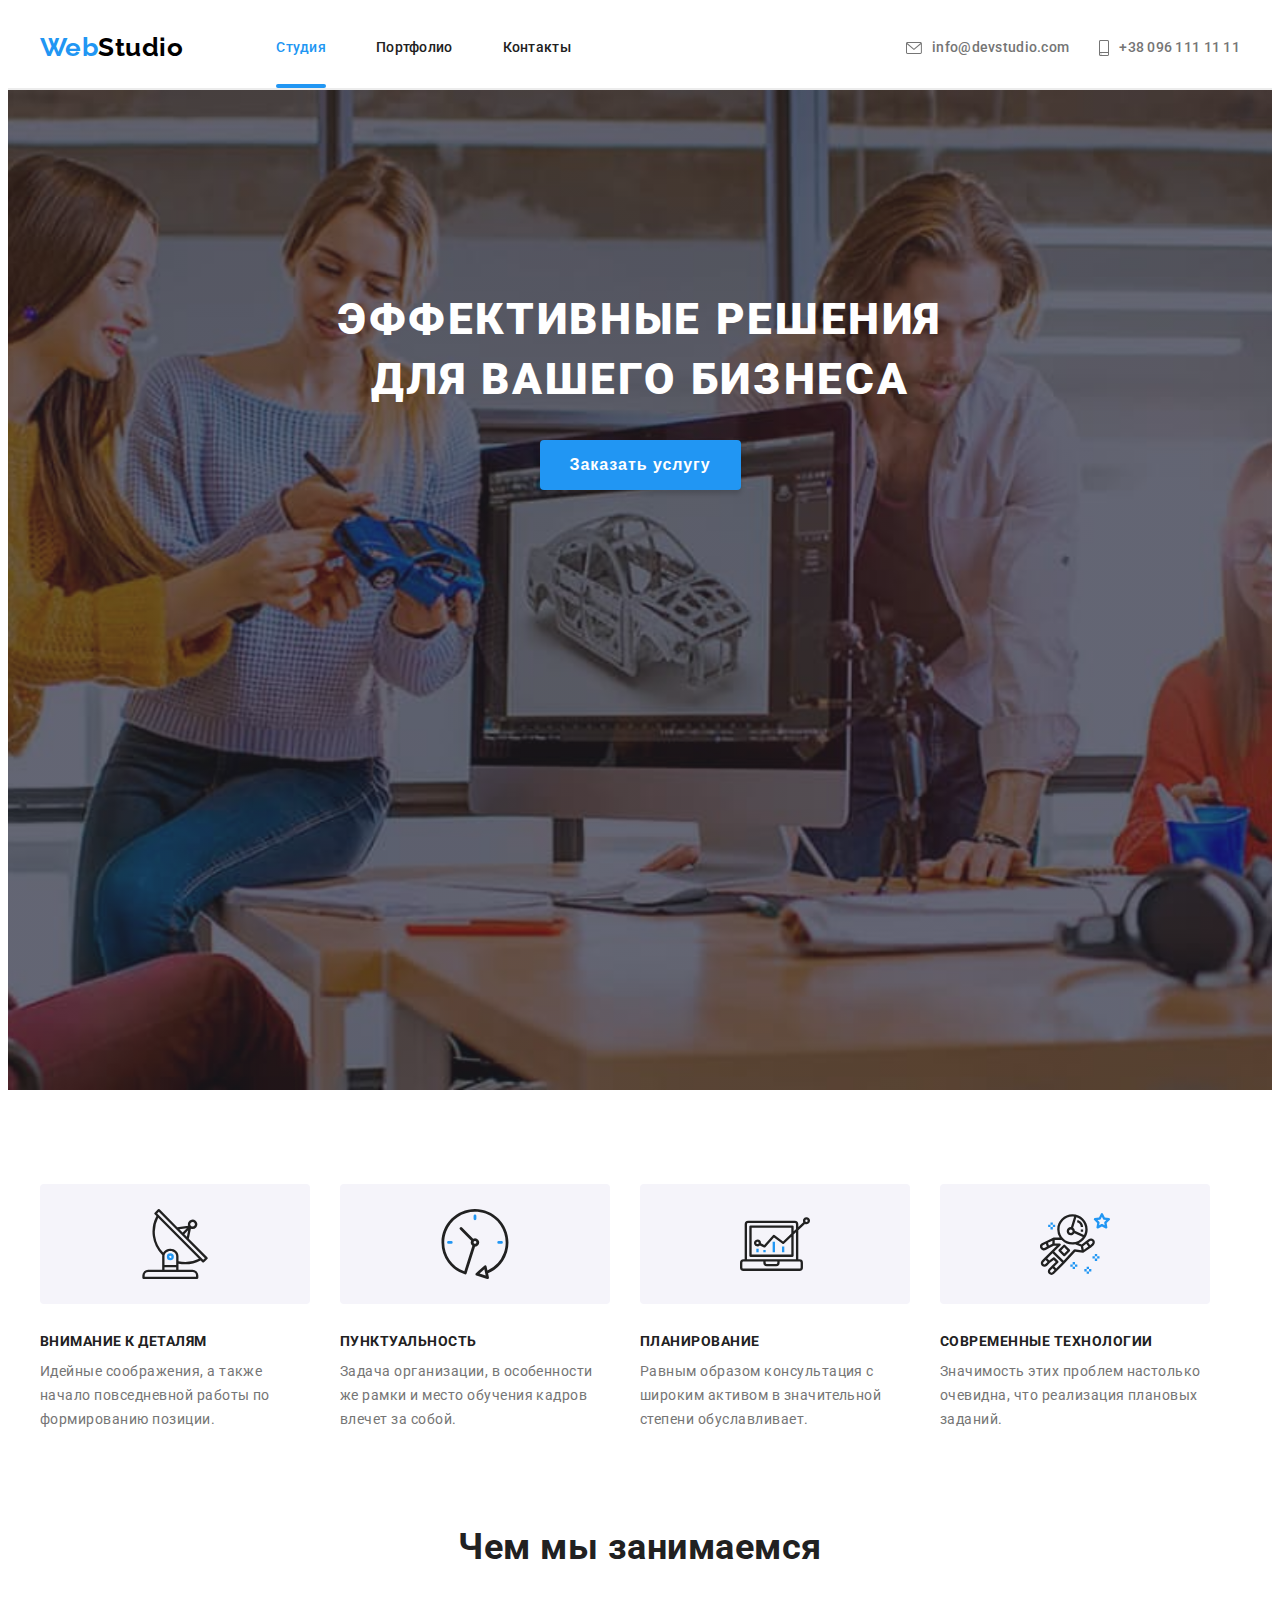
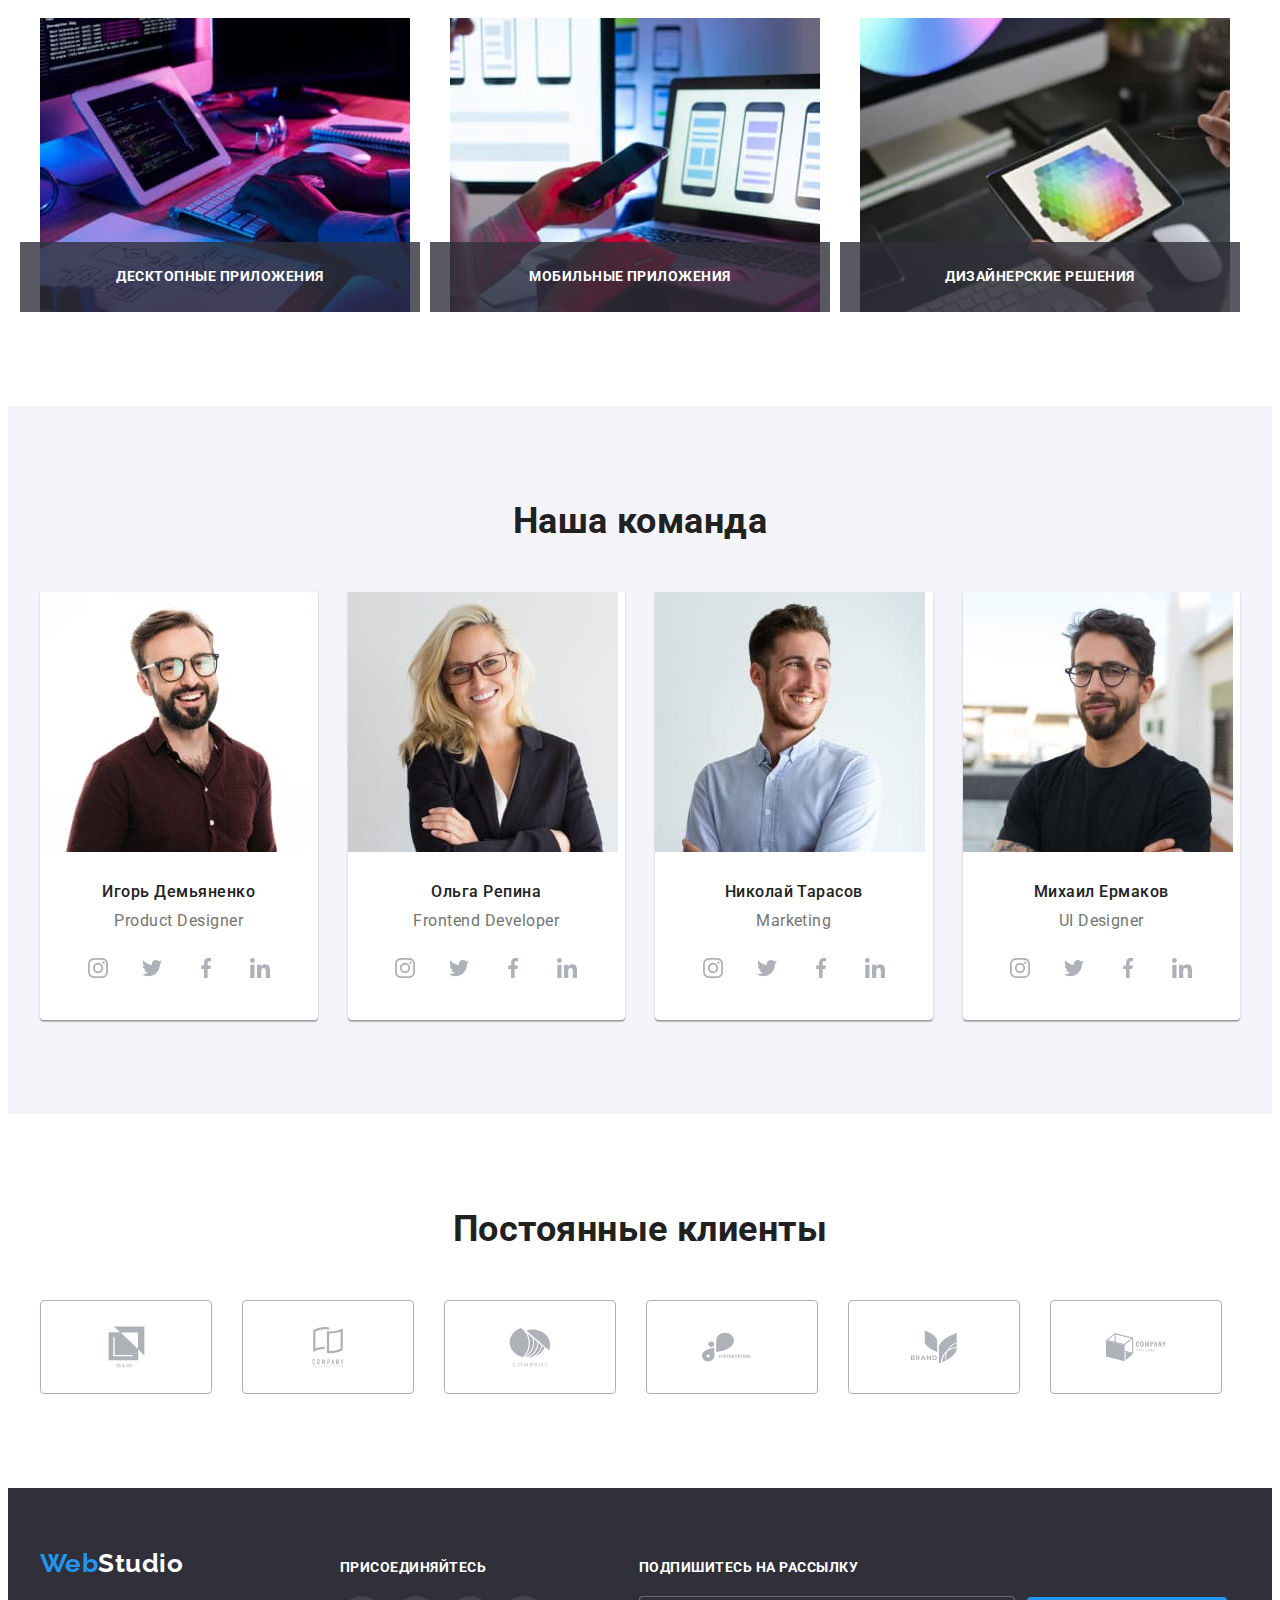
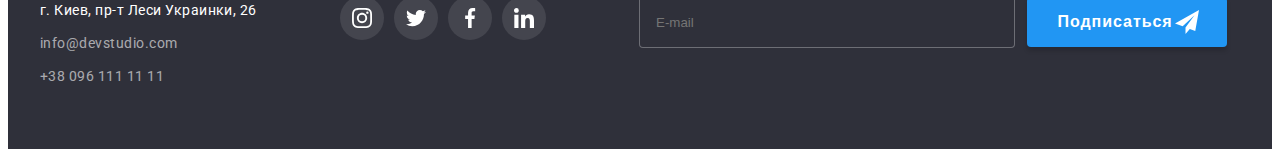
<file: index.html>
<!DOCTYPE html>
<html lang="ru">

<head>
    <meta charset="UTF-8">
    <meta http-equiv="X-UA-Compatible" content="IE=edge">
    <meta name="viewport" content="width=device-width, initial-scale=1.0">
    <title>Студия</title>
    <link rel="preconnect" href="https://fonts.gstatic.com">
    <link href="https://fonts.googleapis.com/css2?family=Raleway:wght@700&family=Roboto:wght@400;500;700;900&display=swap"
          rel="stylesheet">
    <link rel="stylesheet" href="https://cdnjs.cloudflare.com/ajax/libs/modern-normalize/1.0.0/modern-normalize.min.css"
        integrity="sha512-ISS7cAi1PEhQ8jnbJpJZMd29NlhNj4AWYyLOSp2CE/CsHxTCu+r+t0D2yoJudVrd0/8fTVPUVDzY5Tvli75u/g=="
        crossorigin="anonymous" />
    <link rel="stylesheet" href="./css/main.min.css">
    <!-- <link rel="stylesheet" href="./css/styles.css"> -->
</head>

<body>

    <!--Шапка сайта-->

    <header class="header">
        <div class="container header-container">
           <nav class="site-nav">
            <a href="./index.html" class="logo">Web<span class="logo__title">Studio</span></a>
            <ul class="list site-nav__navigation-list">
                <li class="site-nav__item">
                    <a href="" class="link site-nav__link site-nav__text site-nav__link_current">Студия</a></li>
                <li class="site-nav__item">
                    <a href="./portfolio.html" class="link site-nav__link site-nav__text">Портфолио</a></li>
                <li class="site-nav__item">
                    <a href="" class="link site-nav__link site-nav__text">Контакты</a></li>
            </ul>
           </nav>
        
           <ul class="list site-nav">
            <li class="item site-nav__communication">
                <a href="mailto:info@devstudio.com" class="site-nav__text site-nav__contact link">
                <svg width="16" height="12" class="site-nav__icon">
                    <use href="./images/icons.svg/symbol-defs.svg#icon-envelope"></use>
                </svg>info@devstudio.com</a></li>
            <li class="item site-nav__communication">
                <a href="tel:+380961111111" class="site-nav__text site-nav__contact link">
                <svg width="10" height="16" class="site-nav__icon">
                    <use href="./images/icons.svg/symbol-defs.svg#icon-smartphone"></use>
                </svg>+38 096 111 11 11</a></li>
           </ul>
        </div>
    </header>

    <main>
            <!--Герой-->
        <section class="hero">
            <h1 class="hero__title">Эффективные решения для вашего бизнеса</h1>
            <button type="button" class="button primary__btn" data-modal-open>Заказать услугу</button>
        </section>

            <!--Особенности-->
        <section class="section advantages">
            <div class="container">
            <h2  class="title visually-hidden">Наши особенности</h2>
            <ul class="advantages__list list">
                <li class="advantages__item">
                    <div class="advantages__features">
                    <svg class="advantages__icon" width="70" height="70">
                        <use href="./images/icons.svg/symbol-defs.svg#icon-antenna"></use>
                    </svg></div>
                    <h3 class="advantages__title">Внимание к деталям</h3>
                    <p class="advantages-text text">Идейные соображения, а также начало повседневной работы по формированию позиции.</p>
                </li>
                <li class="advantages__item">
                    <div class="advantages__features">
                    <svg class="advantages__icon" width="70" height="70">
                        <use href="./images/icons.svg/symbol-defs.svg#icon-clock"></use>
                    </svg></div>
                    <h3 class="advantages__title">Пунктуальность</h3>
                    <p class="advantages-text text">Задача организации, в особенности же рамки и место обучения кадров влечет за собой.</p>
                </li>
                <li class="advantages__item">
                    <div class="advantages__features">
                    <svg class="advantages__icon" width="70" height="70">
                        <use href="./images/icons.svg/symbol-defs.svg#icon-diagram"></use>
                    </svg></div>
                    <h3 class="advantages__title">Планирование</h3>
                    <p class="advantages-text text">Равным образом консультация с широким активом в значительной степени обуславливает.</p>
                </li>
                <li class="advantages__item">
                    <div class="advantages__features">
                    <svg class="advantages__icon" width="70" height="70">
                        <use href="./images/icons.svg/symbol-defs.svg#icon-astronaut"></use>
                    </svg></div>
                    <h3 class="advantages__title">Современные технологии</h3>
                    <p class="advantages-text text">Значимость этих проблем настолько очевидна, что реализация плановых заданий.</p>
                </li>
            </ul>
            </div>
        </section>

        
            <!--Чем занимаемся-->
        <section class="section works">
            <div class="container">
            <h2 class="title">Чем мы занимаемся</h2>
            <ul class="list works__list">
                <li class="works__item">
                    <img src="./images/about/about-img-1.jpg" alt="программист работает за столом в офисе"
                        width="370" height="294">
                    <p class="works__title">Десктопные приложения</p></li>
                <li class="works__item">
                    <img src="./images/about/about-img-2.jpg"
                        alt="веб-дизайнер разработчик приложений для смартфонов рабочий интерфейс мобильные телефоны"
                        width="370" height="294">
                    <p class="works__title">Мобильные приложения</p></li>
                <li class="works__item">
                    <img src="./images/about/about-img-3.jpg"
                        alt="креативный веб-дизайнер с рабочим выбором цвета графическим планшетом" width="370"
                        height="294">
                    <p class="works__title">Дизайнерские решения</p></li>
            </ul>
            </div>
        </section>

            <!--Команда-->
        <section class="section team">
            <div class="container">
            <h2 class="title">Наша команда</h2>
            <ul class="list team__list">
                <li class="team__card"><img src="./images/team/team-card-1-img.jpg" alt="фото члена команды игоря демьяненко"
                        width="270">
                    <div class="info">
                        <h3 class="info__description info__title">Игорь Демьяненко</h3>
                        <p lang="en" class="info__description info__text">Product Designer</p>
                        <ul class="list social-net">
                            <li class="social-net__social-list"><a class="social-net__icon-link" href="">
                                <svg width="20" height="20" class="social-net__icon">
                                    <use href="./images/icons.svg/symbol-defs.svg#icon-instagram"></use>
                                </svg>
                            </a></li>
                            <li class="social-net__social-list"><a class="social-net__icon-link" href="">
                                <svg width="20" height="20" class="social-net__icon">
                                    <use href="./images/icons.svg/symbol-defs.svg#icon-twitter"></use>
                                </svg>
                            </a></li>
                            <li class="social-net__social-list"><a class="social-net__icon-link" href="">
                                <svg width="20" height="20" class="social-net__icon">
                                    <use href="./images/icons.svg/symbol-defs.svg#icon-facebook"></use>
                                </svg>
                            </a></li>
                            <li class="social-net__social-list"><a class="social-net__icon-link" href="">
                                <svg width="20" height="20" class="social-net__icon">
                                    <use href="./images/icons.svg/symbol-defs.svg#icon-linkedin"></use>
                                </svg>
                            </a></li>
                        </ul>
                    </div>
                </li>
                <li class="team__card"><img src="./images/team/team-card-2-img.jpg" alt="фото члена команды ольги репиной" width="270">
                    <div class="info">
                        <h3 class="info__description info__title">Ольга Репина</h3>
                        <p lang="en" class="info__description info__text">Frontend Developer</p>
                        <ul class="list social-net">
                            <li class="social-net__social-list"><a class="social-net__icon-link" href="">
                                    <svg width="20" height="20" class="social-net__icon">
                                        <use href="./images/icons.svg/symbol-defs.svg#icon-instagram"></use>
                                    </svg>
                                </a></li>
                            <li class="social-net__social-list"><a class="social-net__icon-link" href="">
                                    <svg width="20" height="20" class="social-net__icon">
                                        <use href="./images/icons.svg/symbol-defs.svg#icon-twitter"></use>
                                    </svg>
                                </a></li>
                            <li class="social-net__social-list"><a class="social-net__icon-link" href="">
                                    <svg width="20" height="20" class="social-net__icon">
                                        <use href="./images/icons.svg/symbol-defs.svg#icon-facebook"></use>
                                    </svg>
                                </a></li>
                            <li class="social-net__social-list"><a class="social-net__icon-link" href="">
                                    <svg width="20" height="20" class="social-net__icon">
                                        <use href="./images/icons.svg/symbol-defs.svg#icon-linkedin"></use>
                                    </svg>
                                </a></li>
                        </ul>
                    </div>
                </li>
                <li class="team__card"><img src="./images/team/team-card-3-img.jpg" alt="фото члена команды николая тарасова"
                        width="270">
                    <div class="info">
                        <h3 class="info__description info__title">Николай Тарасов</h3>
                        <p lang="en" class="info__description info__text">Marketing</p>
                        <ul class="list social-net">
                            <li class="social-net__social-list"><a class="social-net__icon-link" href="">
                                    <svg width="20" height="20" class="social-net__icon">
                                        <use href="./images/icons.svg/symbol-defs.svg#icon-instagram"></use>
                                    </svg>
                                </a></li>
                            <li class="social-net__social-list"><a class="social-net__icon-link" href="">
                                    <svg width="20" height="20" class="social-net__icon">
                                        <use href="./images/icons.svg/symbol-defs.svg#icon-twitter"></use>
                                    </svg>
                                </a></li>
                            <li class="social-net__social-list"><a class="social-net__icon-link" href="">
                                    <svg width="20" height="20" class="social-net__icon">
                                        <use href="./images/icons.svg/symbol-defs.svg#icon-facebook"></use>
                                    </svg>
                                </a></li>
                            <li class="social-net__social-list"><a class="social-net__icon-link" href="">
                                    <svg width="20" height="20" class="social-net__icon">
                                        <use href="./images/icons.svg/symbol-defs.svg#icon-linkedin"></use>
                                    </svg>
                                </a></li>
                        </ul>
                    </div>
                </li>
                <li class="team__card"><img src="./images/team/team-card-4-img.jpg" alt="фото члена команды михаила ермакова"
                        width="270">
                    <div class="info">
                        <h3 class="info__description info__title">Михаил Ермаков</h3>
                        <p lang="en" class="info__description info__text">UI Designer</p>
                        <ul class="list social-net">
                            <li class="social-net__social-list"><a class="social-net__icon-link" href="">
                                    <svg width="20" height="20" class="social-net__icon">
                                        <use href="./images/icons.svg/symbol-defs.svg#icon-instagram"></use>
                                    </svg>
                                </a></li>
                            <li class="social-net__social-list"><a class="social-net__icon-link" href="">
                                    <svg width="20" height="20" class="social-net__icon">
                                        <use href="./images/icons.svg/symbol-defs.svg#icon-twitter"></use>
                                    </svg>
                                </a></li>
                            <li class="social-net__social-list"><a class="social-net__icon-link" href="">
                                    <svg width="20" height="20" class="social-net__icon">
                                        <use href="./images/icons.svg/symbol-defs.svg#icon-facebook"></use>
                                    </svg>
                                </a></li>
                            <li class="social-net__social-list"><a class="social-net__icon-link" href="">
                                    <svg width="20" height="20" class="social-net__icon">
                                        <use href="./images/icons.svg/symbol-defs.svg#icon-linkedin"></use>
                                    </svg>
                                </a></li>
                        </ul>
                    </div>
                </li>
            </ul>
            </div>
        </section>

            <!-- Клиенты -->
        <section class="section">
            <div class="container">
            <h2 class="title">Постоянные клиенты</h2>
            <ul class="list clients">
                <li class="clients__item"><a class="clients__link" href="">
                        <svg width="41" height="46" class="clients__logo">
                            <use href="./images/icons.svg/symbol-defs.svg#icon-client-1"></use>
                        </svg>
                    </a></li>
                <li class="clients__item"><a class="clients__link" href="">
                        <svg width="40" height="52" class="clients__logo">
                            <use href="./images/icons.svg/symbol-defs.svg#icon-client-2"></use>
                        </svg>
                    </a></li>
                <li class="clients__item"><a class="clients__link" href="">
                        <svg width="44" height="42" class="clients__logo">
                            <use href="./images/icons.svg/symbol-defs.svg#icon-client-3"></use>
                        </svg>
                    </a></li>
                <li class="clients__item"><a class="clients__link" href="">
                        <svg width="106" height="60" class="clients__logo">
                            <use href="./images/icons.svg/symbol-defs.svg#icon-client-4"></use>
                        </svg>
                    </a></li>
                <li class="clients__item"><a class="clients__link" href="">
                        <svg width="62" height="46" class="clients__logo">
                            <use href="./images/icons.svg/symbol-defs.svg#icon-client-5"></use>
                        </svg>
                    </a></li>
                <li class="clients__item"><a class="clients__link" href="">
                        <svg width="106" height="60" class="clients__logo">
                            <use href="./images/icons.svg/symbol-defs.svg#icon-client-6"></use>
                        </svg>
                    </a></li>
            </ul>
            </div>
        </section>
    </main>

            <!--Футер-->
    <footer class="footer">
        <div class="container footer__container">
           <div class="contacts-nav">
           <a href="" class="logo">Web<span class="contacts-nav__logo-title">Studio</span></a>
           <address class="contacts-nav__address">
            <ul class="list contacts-nav__list">
                <li class="contacts-nav__item"><a href="https://goo.gl/maps/BCXKGSPmEop6mJhy6" target="_blank" rel="noreferrer noopener" class="contacts-nav__location link">г. Киев,
                        пр-т Леси Украинки,
                        26</a></li>
                <li class="contacts-nav__item"><a href="mailto:info@devstudio.com" class="contacts-nav__contact link">info@devstudio.com</a></li>
                <li class="contacts-nav__item"><a href="tel:+380961111111" class="contacts-nav__contact link">+38 096 111 11 11</a></li>
            </ul>
           </address>
           </div>
        

           <div class="container-social">
            <h2 class="title container-social__text">присоединяйтесь</h2>
            <ul class="list social-net">
                <li class="social-net__social-list"><a class="social-net__icon-link" href="">
                        <svg width="20" height="20" class="social-net__icon social-net__icon_default">
                            <use href="./images/icons.svg/symbol-defs.svg#icon-instagram"></use>
                        </svg>
                    </a></li>
                <li class="social-net__social-list"><a class="social-net__icon-link" href="">
                        <svg width="20" height="20" class="social-net__icon social-net__icon_default">
                            <use href="./images/icons.svg/symbol-defs.svg#icon-twitter"></use>
                        </svg>
                    </a></li>
                <li class="social-net__social-list"><a class="social-net__icon-link" href="">
                        <svg width="20" height="20" class="social-net__icon social-net__icon_default">
                            <use href="./images/icons.svg/symbol-defs.svg#icon-facebook"></use>
                        </svg>
                    </a></li>
                <li class="social-net__social-list"><a class="social-net__icon-link" href="">
                        <svg width="20" height="20" class="social-net__icon social-net__icon_default">
                            <use href="./images/icons.svg/symbol-defs.svg#icon-linkedin"></use>
                        </svg>
                    </a></li>
            </ul>
           </div>
        

        <form class="subscription-form">
            <label class="subscription-form__text" for="user-email">Подпишитесь на рассылку</label>
            <input class="subscription-form__input" type="email" name="user-email" placeholder="E-mail" id="user-email">
            
            <button class="button primary__btn subscription-form__btn" type="submit">Подписаться
                <svg class="subscription-form__icon" width="24" height="24">
                    <use href="./images/icons.svg/symbol-defs.svg#icon-icon-telegram"></use>
                </svg>
            </button>
        </form>
        </div>
    </footer>

             <!-- Модальное окно -->
    <div class="backdrop is-hidden" data-modal>
        <div class="modal">
            <button class="icon-close" data-modal-close>
                <svg class="icon-close-modal" width="18" height="18">
                    <use href="./images/icons.svg/symbol-defs.svg#icon-close-black"></use>
                </svg></button>
            
            <form class="modal-form">
                <p class="modal-form-title">Оставьте свои данные, мы вам перезвоним</p>
                
                <div class="modal-form-field">
                    <label class="modal-form-name label-title" for="name">Имя</label>
                    <input class="modal-form-input" type="text" name="user-name" minlength="2" id="name" required>
                    <svg class="modal-form-icon" width="18" height="18">
                        <use href="./images/icons.svg/symbol-defs.svg#icon-person-black"></use>
                    </svg>
                </div>
                
                <div class="modal-form-field">
                    <label class="modal-form-phone label-title" for="phone">Телефон</label>
                    <input class="modal-form-input" type="tel" name="user-phone" pattern="[0-9]{3}-[0-9]{3}-[0-9]{2}-[0-9]{2}" id="phone" required>
                    <svg class="modal-form-icon" width="18" height="18">
                        <use href="./images/icons.svg/symbol-defs.svg#icon-phone-black"></use>
                    </svg>
                </div>
                
                <div class="modal-form-field">
                    <label class="modal-form-email label-title" for="email">Почта</label>
                    <input class="modal-form-input" type="email" name="user-email" id="email" required>
                    <svg class="modal-form-icon" width="18" height="18">
                        <use href="./images/icons.svg/symbol-defs.svg#icon-email-black"></use>
                    </svg>
                </div>

                <div class="modal-textarea">
                    <label class="label-title" for="user-data">Комментарий</label>
                    <textarea name="user-data" id="user-data" placeholder="Введите текст" class="modal-form-data"></textarea>
                </div>

                <label class="checkbox-policy-form">
                    <input type="checkbox" name="user-policy" class="modal-form-checkbox visually-hidden-form"
                           required>
                
                    <svg class="checkbox-policy-form-icon" width="16" height="15">
                        <use href="./images/icons.svg/symbol-defs.svg#icon-vector"></use>
                    </svg>

                    <svg class="checkbox-policy-form-icon-chek" width="16" height="15">
                        <use href="./images/icons.svg/symbol-defs.svg#icon-icon-check"></use>
                    </svg>
                    Соглашаюсь с рассылкой и принимаю <a class="conditions-link" href="">Условия договора</a>
                </label>


                <!-- <input type="checkbox" name="user-policy" class="modal-form-checkbox visually-hidden-form" id="checkbox-policy" required>
                <label for="checkbox-policy" class="checkbox-policy-form">
                    <svg class="checkbox-policy-form-icon" width="16" height="15">
                        <use href="./images/icons.svg/icons.svg.svg#icon-vector"></use>
                    </svg>
                    Соглашаюсь с рассылкой и принимаю <a class="conditions-link" href="">Условия договора</a>
                </label> -->
                <button class="modal-btn-send" type="submit">Отправить</button>
            </form>

        </div>
    </div>    
    <script src="./js/modal.js"></script>
</body>

</html>


<!--  -->
</file>
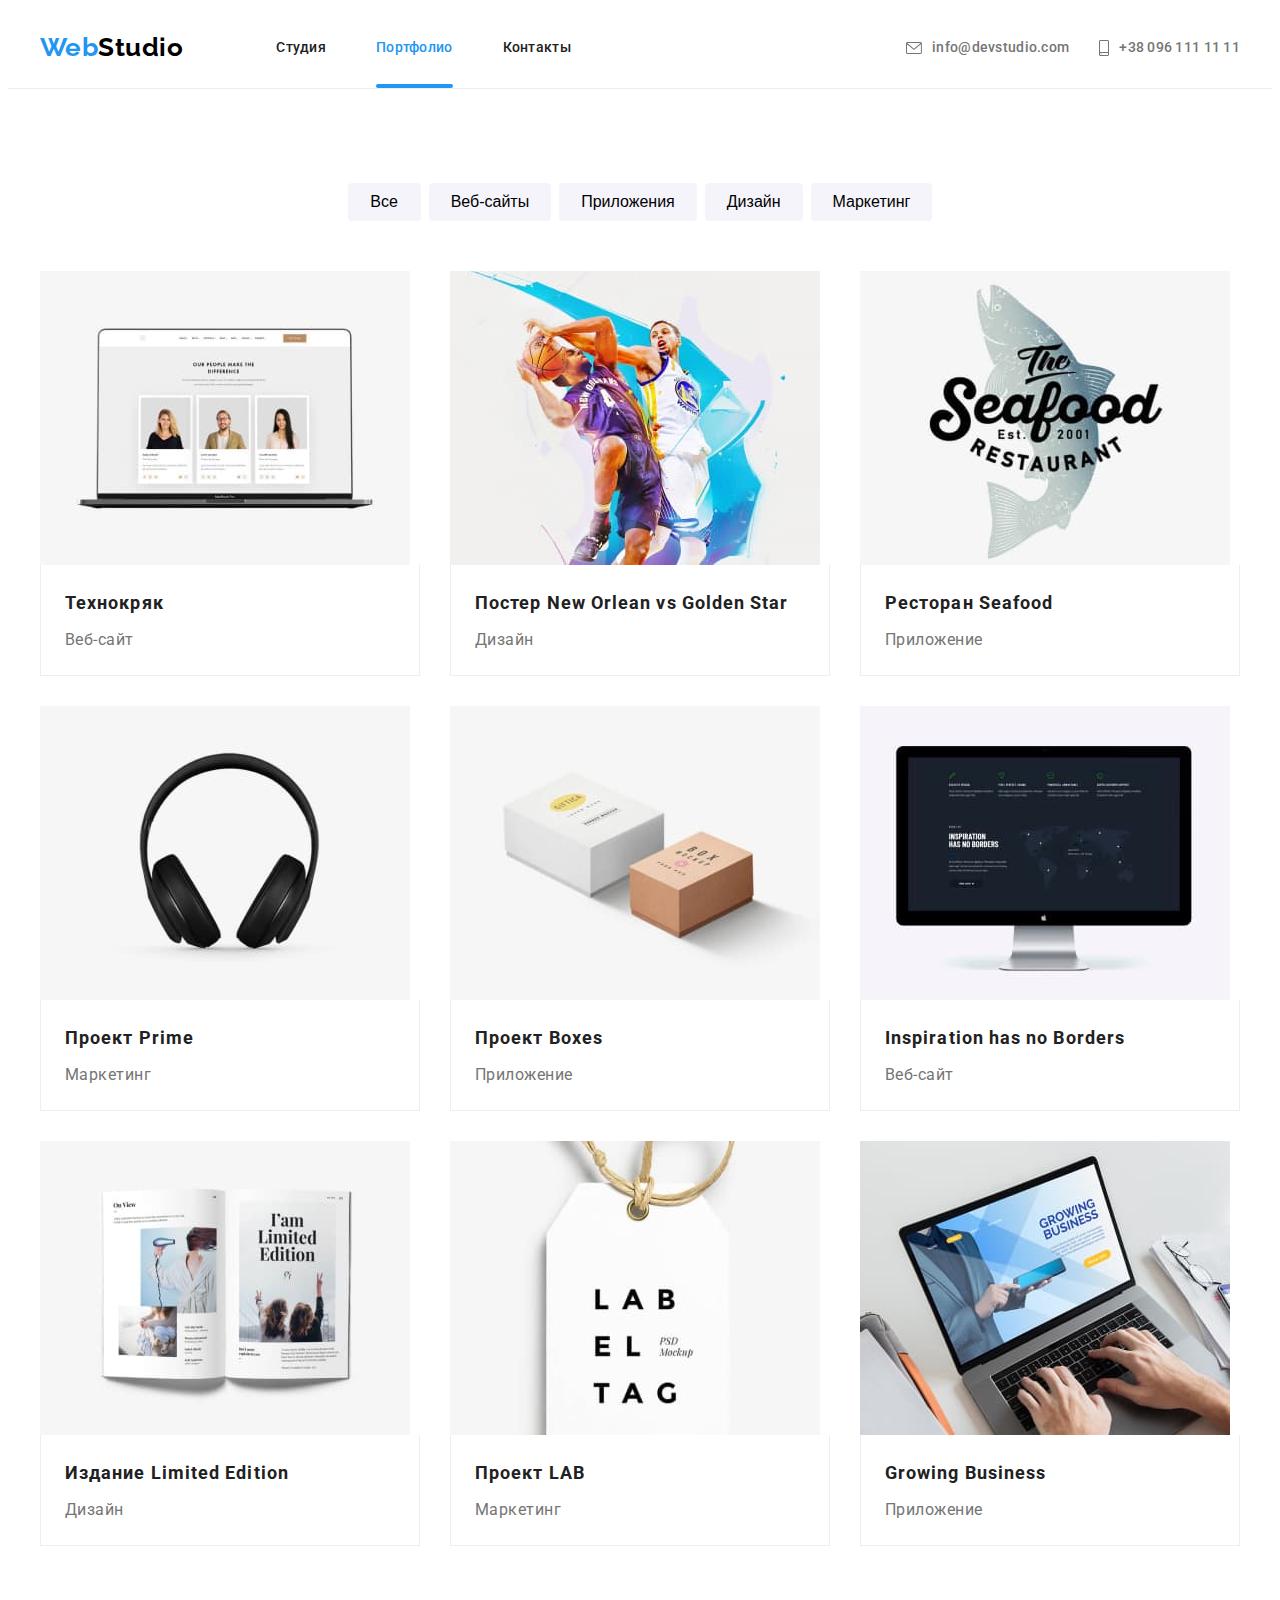
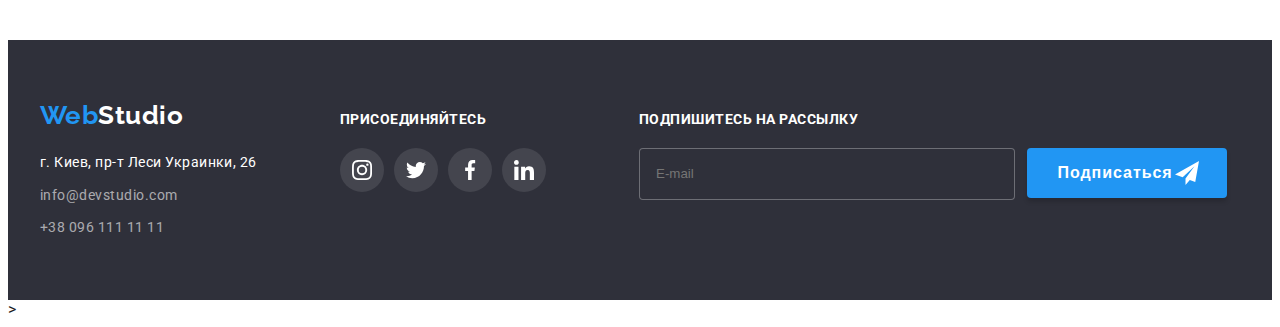
<file: portfolio.html>
<!DOCTYPE html>
<html lang="ru">
<head>
    <meta charset="UTF-8">
    <meta http-equiv="X-UA-Compatible" content="IE=edge">
    <meta name="viewport" content="width=device-width, initial-scale=1.0">
    <title>Портфолио</title>
    <link rel="preconnect" href="https://fonts.gstatic.com">
    <link href="https://fonts.googleapis.com/css2?family=Raleway:wght@700&family=Roboto:wght@400;500;700;900&display=swap"
          rel="stylesheet">
    <link rel="stylesheet" href="https://cdnjs.cloudflare.com/ajax/libs/modern-normalize/1.0.0/modern-normalize.min.css"
      integrity="sha512-ISS7cAi1PEhQ8jnbJpJZMd29NlhNj4AWYyLOSp2CE/CsHxTCu+r+t0D2yoJudVrd0/8fTVPUVDzY5Tvli75u/g=="
      crossorigin="anonymous" />
    <link rel="stylesheet" href="./css/main.min.css">
    <!-- <link rel="stylesheet" href="./css/styles.css"> -->
</head>

<body>

    <!--Шапка сайта-->
  <header class="header">
    <div class="container header-container">
      <nav class="site-nav">
        <a href="./index.html" class="logo">Web<span class="logo__title">Studio</span></a>
        <ul class="list site-nav__navigation-list">
          <li class="site-nav__item"><a href="./index.html" class="link site-nav__link site-nav__text">Студия</a></li>
          <li class="site-nav__item"><a href="" class="link site-nav__link site-nav__text site-nav__link_current">Портфолио</a></li>
          <li class="site-nav__item"><a href="" class="link site-nav__link site-nav__text">Контакты</a></li>
        </ul>
      </nav>
  
      <ul class="list site-nav">
        <li class="item site-nav__communication">
          <a href="mailto:info@devstudio.com" class="site-nav__text site-nav__contact link">
            <svg width="16" height=12 class="site-nav__icon">
              <use href="./images/icons.svg/symbol-defs.svg#icon-envelope"></use>
            </svg>info@devstudio.com</a>
        </li>
        <li class="item site-nav__communication">
          <a href="tel:+380961111111" class="site-nav__text site-nav__contact link">
            <svg width="10" height=16 class="site-nav__icon">
              <use href="./images/icons.svg/symbol-defs.svg#icon-smartphone"></use>
            </svg>+38 096 111 11 11</a>
        </li>
      </ul>
    </div>
  </header>

  <main>
    <!--Наши проекты-->
    <section class="section project">
      <div class="container">
      <h1 class="visually-hidden">Проекты</h1>
      <ul class="list button-nav">
        <li class="button-nav__item"><button type="button" class="button button-nav__secondary">Все</button></li>
        <li class="button-nav__item"><button type="button" class="button button-nav__secondary">Веб-сайты</button></li>
        <li class="button-nav__item"><button type="button" class="button button-nav__secondary">Приложения</button></li>
        <li class="button-nav__item"><button type="button" class="button button-nav__secondary">Дизайн</button></li>
        <li class="button-nav__item"><button type="button" class="button button-nav__secondary">Маркетинг</button></li>
      </ul>
    
      <ul class="list project__card-set">
        <li class="project__card-item">
              <a href="" class="link project__link">
                <div class="overlay-thumb">
                  <img src="./images/projects/img-1.jpg" alt="ноутбук с изображением карточек" width="370" height="294">
                  <p class="overlay-thumb__text">Технокряк это современная площадка распространения коронавируса. Компании используют эту платформу для цифрового
                   шпионажа и атак на защищённые сервера конкурентов.</p></div>
                <div class="project__container-info">
                  <h2 class="project__title title">Технокряк</h2>
                  <p class="project__text text">Веб-сайт</p>
                </div>
              </a>
        </li>
        <li class="project__card-item">
              <a href="" class="link project__link">
                <div class="overlay-thumb">
                  <img src="./images/projects/img-2.jpg" alt="постер изображение футболистов" width="370" height="294">
                  <p class="overlay-thumb__text">Технокряк это современная площадка распространения коронавируса. Компании используют эту платформу для цифрового
                   шпионажа и атак на защищённые сервера конкурентов.</p></div>
                <div class="project__container-info">
                  <h2 class="project__title title">Постер New Orlean vs Golden Star</h2>
                  <p class="project__text text">Дизайн</p>
                </div>
              </a>
        </li>
        <li class="project__card-item">
              <a href="" class="link project__link">
                <div class="overlay-thumb">
                  <img src="./images/projects/img-3.jpg" alt="логотип ресторана" width="370" height="294">
                  <p class="overlay-thumb__text">Технокряк это современная площадка распространения коронавируса. Компании используют эту платформу для цифрового
                   шпионажа и атак на защищённые сервера конкурентов.</p></div>
                <div class="project__container-info">
                  <h2 class="project__title title">Ресторан Seafood</h2>
                  <p class="project__text text">Приложение</p>
                </div>
              </a>
        </li>
        <li class="project__card-item">
              <a href="" class="link project__link">
                <div class="overlay-thumb">
                  <img src="./images/projects/img-4.jpg" alt="наушники" width="370" height="294">
                  <p class="overlay-thumb__text">Технокряк это современная площадка распространения коронавируса. Компании используют эту платформу для цифрового
                   шпионажа и атак на защищённые сервера конкурентов.</p></div>
                  <div class="project__container-info">
                    <h2 class="project__title title">Проект Prime</h2>
                    <p class="project__text text">Маркетинг</p>
                  </div>
              </a>
        </li>
        <li class="project__card-item">
              <a href="" class="link project__link">
                <div class="overlay-thumb">
                  <img src="./images/projects/img-5.jpg" alt="коробочки" width="370" height="294">
                  <p class="overlay-thumb__text">Технокряк это современная площадка распространения коронавируса. Компании используют эту платформу для цифрового
                   шпионажа и атак на защищённые сервера конкурентов.</p></div>
                <div class="project__container-info">
                  <h2 class="project__title title">Проект Boxes</h2>
                  <p class="project__text text">Приложение</p>
                </div>
              </a>
        </li>
        <li class="project__card-item">
              <a href="" class="link project__link">
                <div class="overlay-thumb">
                  <img src="./images/projects/img-6.jpg" alt="монитор компьютера" width="370" height="294">
                  <p class="overlay-thumb__text">Технокряк это современная площадка распространения коронавируса. Компании используют эту платформу для цифрового
                   шпионажа и атак на защищённые сервера конкурентов.</p></div>
                <div class="project__container-info">
                  <h2 lang="en" class="project__title title">Inspiration has no Borders</h2>
                  <p class="project__text text">Веб-сайт</p>
                </div>
              </a>
        </li>
        <li class="project__card-item">
              <a href="" class="link project__link">
                <div class="overlay-thumb">
                  <img src="./images/projects/img-7.jpg" alt="раскрытая книга" width="370" height="294">
                  <p class="overlay-thumb__text">Технокряк это современная площадка распространения коронавируса. Компании используют эту платформу для цифрового
                   шпионажа и атак на защищённые сервера конкурентов.</p></div>
                <div class="project__container-info">
                  <h2 class="project__title title">Издание Limited Edition</h2>
                  <p class="project__text text">Дизайн</p>
                </div>
              </a>
        </li>
        <li class="project__card-item">
              <a href="" class="link project__link">
                <div class="overlay-thumb">
                  <img src="./images/projects/img-8.jpg" alt="бирка" width="370" height="294">
                  <p class="overlay-thumb__text">Технокряк это современная площадка распространения коронавируса. Компании используют эту платформу для цифрового
                   шпионажа и атак на защищённые сервера конкурентов.</p></div>
                <div class="project__container-info">
                  <h2 class="project__title title">Проект LAB</h2>
                  <p class="project__text text">Маркетинг</p>
                </div>
              </a>
        </li>
        <li class="project__card-item">
              <a href="" class="link project__link">
                <div class="overlay-thumb">
                  <img src="./images/projects/img-9.jpg" alt="человек за ноутбуком" width="370" height="294">
                  <p class="overlay-thumb__text">Технокряк это современная площадка распространения коронавируса. Компании используют эту платформу для цифрового
                   шпионажа и атак на защищённые сервера конкурентов.</p></div>
                <div class="project__container-info">
                  <h2 lang="en" class="project__title title">Growing Business</h2>
                  <p class="project__text text">Приложение</p>
                </div>
              </a>
        </li>
      </ul>
      </div>
    </section>
  </main>

    <!--Футер-->
  <footer class="footer">
    <div class="container footer__container">
      <div class="contacts-nav">
        <a href="" class="logo">Web<span class="contacts-nav__logo-title">Studio</span></a>
        <address class="contacts-nav__address">
          <ul class="list contacts-nav__list">
            <li class="contacts-nav__item"><a href="https://goo.gl/maps/BCXKGSPmEop6mJhy6" target="_blank"
                rel="noreferrer noopener" class="contacts-nav__location link">г. Киев,
                пр-т Леси Украинки,
                26</a></li>
            <li class="contacts-nav__item"><a href="mailto:info@devstudio.com" class="contacts-nav__contact link">info@devstudio.com</a>
            </li>
            <li class="contacts-nav__item"><a href="tel:+380961111111" class="contacts-nav__contact link">+38 096 111 11 11</a></li>
          </ul>
        </address>
      </div>
  
  
      <div class="container-social">
        <h2 class="title container-social__text">присоединяйтесь</h2>
        <ul class="list social-net">
          <li class="social-net__social-list"><a class="social-net__icon-link" href="">
              <svg width="20" height="20" class="social-net__icon social-net__icon_default">
                <use href="./images/icons.svg/symbol-defs.svg#icon-instagram"></use>
              </svg>
            </a></li>
          <li class="social-net__social-list"><a class="social-net__icon-link" href="">
              <svg width="20" height="20" class="social-net__icon social-net__icon_default">
                <use href="./images/icons.svg/symbol-defs.svg#icon-twitter"></use>
              </svg>
            </a></li>
          <li class="social-net__social-list"><a class="social-net__icon-link" href="">
              <svg width="20" height="20" class="social-net__icon social-net__icon_default">
                <use href="./images/icons.svg/symbol-defs.svg#icon-facebook"></use>
              </svg>
            </a></li>
          <li class="social-net__social-list"><a class="social-net__icon-link" href="">
              <svg width="20" height="20" class="social-net__icon social-net__icon_default">
                <use href="./images/icons.svg/symbol-defs.svg#icon-linkedin"></use>
              </svg>
            </a></li>
        </ul>
      </div>

      <form class="subscription-form">
        <label class="subscription-form__text" for="user-email">Подпишитесь на рассылку</label>
        <input class="subscription-form__input" type="email" name="user-email" placeholder="E-mail" id="user-email">
      
        <button class="button primary__btn subscription-form__btn" type="submit">Подписаться
          <svg class="subscription-form__icon" width="24" height="24">
            <use href="./images/icons.svg/symbol-defs.svg#icon-icon-telegram"></use>
          </svg>
        </button>
      </form>
  
    </div>
  </footer>>
</body>
</html>
</file>
<file: css/styles.css>
/*цвет основного текста #212121*/
/*вторичный цвет текста #757575*/
/*третья палитра текста rgba(255, 255, 255, 0.6);*/
/*белый #ffffff;*/
/*акцент #2196F3*/
/* цвет иконок соцсетей #AFB1B8 */
/* вторичный цвет фона  #2F303A*/
/* третья палитра фона #F5F4FA */
/* вторичный цвет основной кнопки #188CE8 */
/* цвет фона под карточками #C4C4C4 */
/* цвет первой тени карточек команды rgba(0, 0, 0, 0.12) */
/* цвет второй тени карточек команды rgba(0, 0, 0, 0.14)*/
/* цвет третьей тени карточек команды rgba(0, 0, 0, 0.2)*/
/* цвет фона соцсетей футера rgba(255, 255, 255, 0.1) */

/* :root {
  --primary-text-color: #212121;
  --text-color: #757575;
  --white-text-color: #ffffff;
  --accent-color: #2196f3;
  --contact-footer-color: rgba(255, 255, 255, 0.6);
  --text-logo: #000000;

  --primary-background-color: #ffffff;
  --second-background-color: #2f303a;
  --min-background-color: #f5f4fa;
  --btn-hover-bg: #188ce8;

  --social-link-color: #afb1b8;
  --header-border: #ececec;
  --card-border: #eeeeee;
  --color-shadow-first: rgba(0, 0, 0, 0.12);
  --color-shadow-second: rgba(0, 0, 0, 0.14);
  --color-shadow-third: rgba(0, 0, 0, 0.2);
  --color-shadow-btn: 0px 4px 4px rgba(0, 0, 0, 0.15);

  --item-card-gap: 30px;

  --timing-funktion: cubic-bezier(0.4, 0, 0.2, 1);
} */

/* body {
  background-color: var(--primary-background-color);
  color: var(--primary-text-color);

  font-family: "Roboto", sans-serif;
  letter-spacing: 0.03em;
} */

/* h1,
h2,
h3,
p {
  margin-top: 0;
  margin-bottom: 0;
}

ul {
  margin-top: 0;
  margin-bottom: 0;
  padding-left: 0;
}

img {
  display: block;
  max-width: 100%;
}

.list {
  list-style: none;
}

.link {
  text-decoration: none;
} */

/* .container {
  width: 1200px;
  padding-left: 15px;
  padding-right: 15px;
  margin: 0 auto;
}

.section {
  padding-top: 94px;
  padding-bottom: 94px;
} */

/* ========COMPONENTS====== */
/* .visually-hidden {
  position: absolute;
  width: 1px;
  height: 1px;
  margin: -1px;
  border: 0;
  padding: 0;

  white-space: nowrap;
  clip-path: inset(100%);
  clip: rect(0 0 0 0);
  overflow: hidden;
} */

/* .logo {
  color: var(--accent-color);

  font-family: "Raleway", sans-serif;
  font-weight: 700;
  font-size: 26px;
  line-height: 1.2;
  text-decoration: none;
}

.button {
  border: none;
  border-radius: 4px;

  background-color: var(--min-background-color);
  cursor: pointer;

  transition: background-color 250ms var(--timing-funktion),
    box-shadow 250ms var(--timing-funktion);
}

.primary__btn {
  min-width: 200px;
  padding: 10px 30px;

  font-weight: 700;
  font-size: 16px;
  line-height: 1.88;
  letter-spacing: 0.06em;

  background-color: var(--accent-color);
  color: var(--white-text-color);
  box-shadow: var(--color-shadow-btn);
}

.primary__btn:hover,
.primary__btn:focus {
  background-color: var(--btn-hover-bg);
}

.title {
  margin-bottom: 50px;
  text-align: center;
  font-size: 36px;
  line-height: 1.17;
} */
/* ----Social-net----- */
/* .social-net {
  display: flex;
  justify-content: center;
}

.social-net__social-list:not(:last-child) {
  margin-right: 10px;
}

.social-net__icon-link {
  display: flex;
  justify-content: center;
  align-items: center;
  width: 44px;
  height: 44px;
  border-radius: 50px;

  transition: background-color 250ms var(--timing-funktion);
}

.social-net__icon {
  fill: var(--social-link-color);

  transition: fill 250ms var(--timing-funktion);
}

.social-net__icon-link:hover,
.social-net__icon-link:focus {
  background-color: var(--accent-color);
}

.social-net__icon-link:hover .social-net__icon,
.social-net__icon-link:focus .social-net__icon {
  fill: var(--white-text-color);
} */

/* ======END COMPONENTS==== */
/*==========HEADER==========*/

/* .header {
  border-bottom: 1px solid var(--header-border);
}

.header-container {
  display: flex;
  align-items: center;
  justify-content: space-between;
}

.site-nav--accent {
  color: var(--accent-color);
}

.site-nav {
  display: flex;
  align-items: center;
}

.site-nav__logo-title {
  color: var(--text-logo);
}

.site-nav__navigation-list {
  display: flex;
  margin-left: 93px;
}

.site-nav__item:not(:last-child) {
  margin-right: 50px;
}

.site-nav__text {
  font-weight: 500;
  font-size: 14px;
  line-height: 1.14;
  letter-spacing: 0.02em;

  color: var(--primary-text-color);
  transition: color 250ms var(--timing-funktion);
}

.site-nav__link {
  display: block;
  padding-top: 32px;
  padding-bottom: 32px;
}

.link:hover,
.link:focus {
  color: var(--accent-color);
}

.site-nav__link--current {
  position: relative;
  color: var(--accent-color);
}

.site-nav__link--current::after {
  position: absolute;
  left: 0;
  bottom: 0;

  content: "";
  width: 100%;
  height: 4px;
  border-radius: 2px;

  background: var(--accent-color);
}

.site-nav__communication:first-child {
  margin-right: 30px;
}

.site-nav__contact {
  display: flex;
  align-items: center;
  color: var(--text-color);
}

.site-nav__icon {
  margin-right: 10px;
  fill: currentColor;
} */

/*============ END HEADER============*/

/*============= HERO===============*/
/* .hero {
  max-width: 1600px;
  height: 600px;
  margin: 0 auto;
  border-top: 1px solid var(--header-border);

  background-image: linear-gradient(
      rgba(47, 48, 58, 0.4),
      rgba(47, 48, 58, 0.4)
    ),
    url("../images/banner/img-banner.jpg");

  background-repeat: no-repeat;
  background-position: center;
  background-size: cover;

  padding-top: 200px;
  padding-bottom: 200px;

  text-align: center;
  background-color: var(--second-background-color);
  color: var(--white-text-color);
}

.hero__title {
  max-width: 696px;
  margin: 0 auto;
  margin-bottom: 30px;

  font-weight: 900;
  font-size: 44px;
  line-height: 1.36;
  letter-spacing: 0.06em;
  text-transform: uppercase;
} */
/*========== END HERO==========*/

/*========== SECTION ABOUT==========*/
/* .advantages {
  padding-bottom: 47px;
}

.advantages__list {
  display: flex;
}

.advantages__item {
  width: 270px;
}

.advantages__features {
  display: flex;
  justify-content: center;
  align-items: center;
  height: 120px;
  background-color: var(--min-background-color);
  border-radius: 4px;
  margin-bottom: 30px;
}

.advantages__item:not(:last-child) {
  margin-right: 30px;
}

.advantages__title {
  margin-bottom: 10px;

  font-size: 14px;
  line-height: 1.14;
  text-transform: uppercase;
}
.text {
  color: var(--text-color);
}
.advantages-text {
  font-size: 14px;
  line-height: 1.71;
} */
/*==========  END SECTION ABOUT==========*/

/* ============ WORK===================== */

/* .works {
  padding-top: 47px;
}

.works__list {
  display: flex;
  flex-wrap: wrap;
  margin-left: calc(-1 * var(--item-card-gap));
  margin-top: calc(-1 * var(--item-card-gap));
}

.works__item {
  position: relative;

  flex-basis: calc(100% / 3 - var(--item-card-gap));
  margin-left: var(--item-card-gap);
  margin-top: var(--item-card-gap);
}

.works__title {
  position: absolute;
  bottom: 0;
  right: 0;
  padding: 27px 10px;
  width: 100%;
  text-align: center;

  font-weight: 700;
  font-size: 14px;
  line-height: 1.14;
  text-transform: uppercase;

  color: var(--white-text-color);
  background-color: rgba(47, 48, 58, 0.8);
} */
/* ============ END WORK=========== */

/*========== SECTION TEAM==========*/

/* .team {
  background-color: var(--min-background-color);
}

.team__list {
  display: flex;
  flex-wrap: wrap;
  margin-left: calc(-1 * var(--item-card-gap));
  margin-top: calc(-1 * var(--item-card-gap));
}

.team__card {
  flex-basis: calc(100% / 4 - var(--item-card-gap));
  margin-left: var(--item-card-gap);
  margin-top: var(--item-card-gap);

  width: 270px;
  box-shadow: 0px 1px 3px var(--color-shadow-first),
    0px 1px 1px var(--color-shadow-second),
    0px 2px 1px var(--color-shadow-third);
  border-radius: 0px 0px 4px 4px;

  background-color: var(--white-text-color);
}

.info {
  text-align: center;
  padding: 30px 10px;
}

.info__description {
  margin-bottom: 16px;
  font-size: 16px;
  line-height: 1.19;
}

.info__title {
  margin-bottom: 10px;
  font-weight: 500;
}

.info__text {
  color: var(--text-color);
}
*/

/*========== END SECTION TEAM==========*/

/* ==========SECTION CLIENTS========== */

/* .clients {
  display: flex;
  cursor: pointer;
}

.clients__item:not(:last-child) {
  margin-right: 30px;
}

.clients__link:hover,
.clients__link:focus {
  border-color: var(--accent-color);
}

.clients__link {
  display: flex;
  justify-content: center;
  align-items: center;
  width: 170px;
  height: 92px;
  border: 1px solid var(--social-link-color);
  border-radius: 4px;

  transition: border-color 250ms var(--timing-funktion);
}

.clients__logo {
  fill: var(--social-link-color);

  transition: fill 250ms var(--timing-funktion);
}

.clients__link:hover .clients__logo,
.clients__link:focus .clients__logo {
  fill: var(--accent-color);
} */

/* =======END SECTION CLIENTS========= */

/*========== SECTION PROJECT==========*/

/* .button-nav {
  display: flex;
  justify-content: center;
  margin-bottom: 50px;
}

.button-nav__item:not(:last-child) {
  margin-right: 8px;
}

.button-nav__secondary {
  min-width: 73px;
  padding: 6px 22px;

  font-weight: 500;
  font-size: 16px;
  line-height: 1.62;
}

.button-nav__secondary:hover,
.button-nav__secondary:focus {
  background-color: var(--accent-color);
  color: var(--white-text-color);
  box-shadow: 0px 3px 1px rgba(0, 0, 0, 0.1), 0px 1px 2px rgba(0, 0, 0, 0.08),
    0px 2px 2px rgba(0, 0, 0, 0.12);
}

.project__card-set {
  display: flex;
  flex-wrap: wrap;

  margin-left: calc(-1 * var(--item-card-gap));
  margin-top: calc(-1 * var(--item-card-gap));
}

.project__card-item {
  flex-basis: calc((100% - 3 * var(--item-card-gap)) / 3);
  margin-left: var(--item-card-gap);
  margin-top: var(--item-card-gap);
}

.project__link {
  display: block;

  transition: box-shadow 250ms var(--timing-funktion);
}

.overlay-thumb {
  position: relative;
  overflow: hidden;
}

.overlay-thumb__text {
  position: absolute;
  top: 1px;
  left: 0;
  width: 100%;
  height: 100%;

  font-size: 18px;
  line-height: 1.56;
  padding: 63px 24px;

  color: var(--white-text-color);
  background-color: rgba(33, 150, 243, 0.9);
  overflow: auto;

  transform: translateY(100%);
  transition: transform 250ms var(--timing-funktion);
}

.project__link:hover .overlay-thumb__text,
.project__link:focus .overlay-thumb__text {
  transform: translateY(0);
}

.project__link:hover {
  box-shadow: 0px 1px 1px rgba(0, 0, 0, 0.12), 0px 4px 4px rgba(0, 0, 0, 0.06),
    1px 4px 6px rgba(0, 0, 0, 0.16);
}

.project__container-info {
  padding: 20px 24px;
  max-width: 370px;
  border: 1px solid var(--card-border);
  border-top: none;
}

.project__title {
  margin-bottom: 4px;
  text-align: left;
  font-size: 18px;
  line-height: 2;
  letter-spacing: 0.06em;

  color: var(--primary-text-color);
}

.project__text {
  font-size: 16px;
  line-height: 1.87;
} */
/*========== END SECTION PROJECT==========*/

/*========== FOOTER==============*/
/* .footer {
  padding-top: 60px;
  padding-bottom: 60px;

  background-color: var(--second-background-color);
}

.footer__container {
  display: flex;
  align-items: baseline;
}

.contacts-nav {
  width: 230px;
  margin-right: 70px;
}

.contacts-nav__logo-title {
  color: var(--white-text-color);
}

.contacts-nav__address {
  margin-top: 20px;
}

.contacts-nav__item {
  font-style: normal;
  font-size: 14px;
  line-height: 1.7;
}

.contacts-nav__item:nth-last-child(-n + 2) {
  display: block;
  margin-top: 9px;
}

.contacts-nav__location {
  color: var(--white-text-color);
  transition: color 250ms var(--timing-funktion);
}

.contacts-nav__contact {
  color: var(--contact-footer-color);
  transition: color 250ms var(--timing-funktion);
}

.container-social {
  margin-right: 93px;
}

.container-social__text {
  margin-bottom: 20px;
  text-align: left;
  font-size: 14px;
  line-height: 1.14;
  text-transform: uppercase;
  color: var(--white-text-color);
}

.social-net__icon--default {
  fill: var(--white-text-color);
}

.social-net__icon-link {
  background-color: rgba(255, 255, 255, 0.1);

  transition: background-color 250ms var(--timing-funktion);
}

.subscription-form__text {
  display: block;
  margin-bottom: 20px;
  font-weight: 700;
  font-size: 14px;
  line-height: 1.14;
  text-transform: uppercase;
  color: var(--white-text-color);
}

.subscription-form__input {
  width: 358px;
  height: 50px;
  padding: 0;
  padding-left: 16px;
  margin-right: 8px;

  background-color: var(--second-background-color);
  border: 1px solid rgba(255, 255, 255, 0.3);
  border-radius: 4px;
}

.subscription-form__input:focus {
  color: var(--white-text-color);
}

.subscription-form__btn {
  position: relative;
  text-align: start;
}

.subscription-form__icon {
  position: absolute;
  top: 13px;
  right: 28px;
} */
/*========== END FOOTER==========*/

/* ==========MODAL============== */

/* .backdrop {
  position: fixed;
  top: 0;
  left: 0;
  width: 100%;
  height: 100%;
  background-color: rgba(0, 0, 0, 0.2);
  z-index: 100;

  transition: opacity 250ms var(--timing-funktion),
    visibility 250ms var(--timing-funktion);
}

.backdrop.is-hidden {
  opacity: 0;
  visibility: hidden;
  pointer-events: none;
}

.backdrop.is-hidden .modal {
  transform: translate(-50%, -50%) scale(0.5);
} */
/* 
.modal {
  position: absolute;
  top: 50%;
  left: 50%;

  min-height: 581px;
  min-width: 528px;

  background-color: #fff;
  box-shadow: 0px 1px 3px rgba(0, 0, 0, 0.12), 0px 1px 1px rgba(0, 0, 0, 0.14),
    0px 2px 1px rgba(0, 0, 0, 0.2);
  border-radius: 4px;

  transform: translate(-50%, -50%) scale(1);
  transition: transform 250ms var(--timing-funktion);
}
.icon-close {
  position: absolute;
  top: 8px;
  right: 8px;

  display: flex;
  align-items: center;
  padding: 6px;
  border: 1px solid rgba(0, 0, 0, 0.1);
  background-color: var(--primary-background-color);
  border-radius: 50%;
  cursor: pointer;
} */

/* .icon-close:focus .icon-close-modal {
  fill: var(--accent-color);
}

.icon-close:focus {
  outline: none;
}
.icon-close-modal {
  transition: fill 250ms var(--timing-funktion);
} */

/* .modal-form {
  padding: 40px;
}

.modal-form-title {
  margin-bottom: 12px;
  font-weight: 700;
  font-size: 20px;
  line-height: 1.15;
  text-align: center;
}

.modal-form-field {
  position: relative;
  display: flex;
  flex-direction: column;
  margin-bottom: 10px;
}

.label-title {
  display: block;
  margin-bottom: 4px;
  font-size: 12px;
  line-height: 14px;
  letter-spacing: 0.01em;
  color: var(--text-color);
}

.modal-form-input {
  width: 100%;
  min-height: 40px;
  padding-left: 42px;

  border: 1px solid rgba(33, 33, 33, 0.2);
  border-radius: 4px;

  transition: border-color 250ms var(--timing-funktion);
}

.modal-form-input:focus + .modal-form-icon {
  fill: var(--accent-color);
}

.modal-form-input:focus {
  border-color: var(--accent-color);
  outline: none;
}
.modal-form-icon {
  position: absolute;
  bottom: 11px;
  left: 12px;

  transition: fill 250ms var(--timing-funktion);
}

.modal-textarea {
  margin-bottom: 20px;
}
.modal-form-data {
  width: 100%;
  height: 120px;
  resize: none;
  padding: 12px 16px;

  border: 1px solid rgba(33, 33, 33, 0.2);
  border-radius: 4px;
  transition: border-color 250ms var(--timing-funktion);
}

.modal-form-data:focus {
  border-color: var(--accent-color);
  outline: none;
}

.modal-form-data::placeholder {
  font-size: 14px;
  line-height: 1.14;
  letter-spacing: 0.01em;

  color: rgba(117, 117, 117, 0.5);
}

.visually-hidden-form {
  position: absolute !important;
  clip: rect(1px 1px 1px 1px); 
  clip: rect(1px, 1px, 1px, 1px);
  padding: 0 !important;
  border: 0 !important;
  height: 1px !important;
  width: 1px !important;
  overflow: hidden;
}

.checkbox-policy-form {
  position: relative;
  display: block;
  font-size: 14px;
  line-height: 1.71;
  color: var(--text-color);
  margin-left: 12px;
}

.checkbox-policy-form-icon {
  vertical-align: middle;
  cursor: pointer;
  margin-right: 7px;
}

.checkbox-policy-form-icon {
  transition: fill 250ms var(--timing-funktion);
}

.modal-form-checkbox:focus + .checkbox-policy-form-icon {
  fill: var(--accent-color);
}

.modal-form-checkbox:checked + .checkbox-policy-form-icon {
  opacity: 1;
}

.modal-form-checkbox:checked ~ .checkbox-policy-form-icon-chek {
  background-color: var(--accent-color);
  fill: none;
}
.checkbox-policy-form-icon-chek {
  position: absolute;
  top: 4px;
  left: 0px;
} 

/* .conditions-link:focus {
  outline: none;
}

.modal-btn-send {
  position: absolute;
  bottom: 40px;
  left: 165px;

  min-width: 200px;
  height: 50px;
  padding: 10px 55px;

  cursor: pointer;
  border: none;
  color: var(--white-text-color);
  background-color: var(--accent-color);
  box-shadow: 0px 4px 4px rgba(0, 0, 0, 0.15);
  border-radius: 4px;

  transition: color 250ms var(--timing-funktion) background-color 250ms
    var(--timing-funktion) box-shadow 250ms var(--timing-funktion);
}

.modal-btn-send:focus,
.modal-btn-send:hover {
  outline: none;
  background-color: var(--btn-hover-bg);
}

.conditions-link {
  color: var(--accent-color);
}

.modal-close-btn:focus,
.modal-close-btn:hover {
  outline: none;
} */
</file>
<file: css/main.min.css>
:root{--primary-text-color: #212121;--text-color: #757575;--white-text-color: #ffffff;--accent-color: #2196f3;--contact-footer-color: rgba(255, 255, 255, 0.6);--text-logo: #000000;--primary-background-color: #ffffff;--second-background-color: #2f303a;--min-background-color: #f5f4fa;--btn-hover-bg: #188ce8;--social-link-color: #afb1b8;--header-border: #ececec;--card-border: #eeeeee;--color-shadow-first: rgba(0, 0, 0, 0.12);--color-shadow-second: rgba(0, 0, 0, 0.14);--color-shadow-third: rgba(0, 0, 0, 0.2);--color-shadow-btn: 0px 4px 4px rgba(0, 0, 0, 0.15);--item-card-gap: 30px;--timing-funktion: cubic-bezier(0.4, 0, 0.2, 1)}.visually-hidden{position:absolute;width:1px;height:1px;margin:-1px;border:0;padding:0;white-space:nowrap;-webkit-clip-path:inset(100%);clip-path:inset(100%);clip:rect(0 0 0 0);overflow:hidden}.social-net,.social-net__icon-link,.advantages__features,.clients__link,.button-nav{display:-webkit-box;display:-ms-flexbox;display:flex;-webkit-box-pack:center;-ms-flex-pack:center;justify-content:center}body{background-color:var(--primary-background-color);color:var(--primary-text-color);font-family:"Roboto", sans-serif;letter-spacing:0.03em}h1,h2,h3,p{margin-top:0;margin-bottom:0}ul{margin-top:0;margin-bottom:0;padding-left:0}img{display:block;max-width:100%}.list{list-style:none}.link{text-decoration:none}.section{padding-top:94px;padding-bottom:94px}.container{width:1200px;padding-left:15px;padding-right:15px;margin:0 auto}.logo{color:var(--accent-color);font-family:"Raleway", sans-serif;font-weight:700;font-size:26px;line-height:1.2;text-decoration:none}.button{border:none;border-radius:4px;background-color:var(--min-background-color);cursor:pointer;-webkit-transition:background-color 250ms var(--timing-funktion),-webkit-box-shadow 250ms var(--timing-funktion);transition:background-color 250ms var(--timing-funktion),-webkit-box-shadow 250ms var(--timing-funktion);transition:background-color 250ms var(--timing-funktion),box-shadow 250ms var(--timing-funktion);transition:background-color 250ms var(--timing-funktion),box-shadow 250ms var(--timing-funktion),-webkit-box-shadow 250ms var(--timing-funktion)}.primary__btn{min-width:200px;padding:10px 30px;font-weight:700;font-size:16px;line-height:1.88;letter-spacing:0.06em;background-color:var(--accent-color);color:var(--white-text-color);-webkit-box-shadow:var(--color-shadow-btn);box-shadow:var(--color-shadow-btn)}.primary__btn:hover,.primary__btn:focus{background-color:var(--btn-hover-bg)}.title{margin-bottom:50px;text-align:center;font-size:36px;line-height:1.17}.social-net__social-list:not(:last-child){margin-right:10px}.social-net__icon-link{-webkit-box-align:center;-ms-flex-align:center;align-items:center;width:44px;height:44px;border-radius:50px;-webkit-transition:background-color 250ms var(--timing-funktion);transition:background-color 250ms var(--timing-funktion)}.social-net__icon-link:hover,.social-net__icon-link:focus{background-color:var(--accent-color)}.social-net__icon{fill:var(--social-link-color);-webkit-transition:fill 250ms var(--timing-funktion);transition:fill 250ms var(--timing-funktion)}.social-net__icon-link:hover .social-net__icon,.social-net__icon-link:focus .social-net__icon{fill:var(--white-text-color)}.backdrop{position:fixed;top:0;left:0;width:100%;height:100%;background-color:rgba(0,0,0,0.2);z-index:100;-webkit-transition:opacity 250ms var(--timing-funktion),visibility 250ms var(--timing-funktion);transition:opacity 250ms var(--timing-funktion),visibility 250ms var(--timing-funktion)}.backdrop.is-hidden{opacity:0;visibility:hidden;pointer-events:none}.backdrop.is-hidden .modal{-webkit-transform:translate(-50%, -50%) scale(0.5);transform:translate(-50%, -50%) scale(0.5)}.modal{position:absolute;top:50%;left:50%;min-height:581px;min-width:528px;background-color:#fff;-webkit-box-shadow:0px 1px 3px rgba(0,0,0,0.12),0px 1px 1px rgba(0,0,0,0.14),0px 2px 1px rgba(0,0,0,0.2);box-shadow:0px 1px 3px rgba(0,0,0,0.12),0px 1px 1px rgba(0,0,0,0.14),0px 2px 1px rgba(0,0,0,0.2);border-radius:4px;-webkit-transform:translate(-50%, -50%) scale(1);transform:translate(-50%, -50%) scale(1);-webkit-transition:-webkit-transform 250ms var(--timing-funktion);transition:-webkit-transform 250ms var(--timing-funktion);transition:transform 250ms var(--timing-funktion);transition:transform 250ms var(--timing-funktion), -webkit-transform 250ms var(--timing-funktion)}.icon-close{position:absolute;top:8px;right:8px;display:-webkit-box;display:-ms-flexbox;display:flex;-webkit-box-align:center;-ms-flex-align:center;align-items:center;padding:6px;border:1px solid rgba(0,0,0,0.1);background-color:var(--primary-background-color);border-radius:50%;cursor:pointer}.icon-close:focus{outline:none}.icon-close-modal{-webkit-transition:fill 250ms var(--timing-funktion);transition:fill 250ms var(--timing-funktion)}.icon-close:focus .icon-close-modal{fill:var(--accent-color)}.modal-form{padding:40px}.modal-form-title{margin-bottom:12px;font-weight:700;font-size:20px;line-height:1.15;text-align:center}.modal-form-field{position:relative;display:-webkit-box;display:-ms-flexbox;display:flex;-webkit-box-orient:vertical;-webkit-box-direction:normal;-ms-flex-direction:column;flex-direction:column;margin-bottom:10px}.label-title{display:block;margin-bottom:4px;font-size:12px;line-height:14px;letter-spacing:0.01em;color:var(--text-color)}.modal-form-input{width:100%;min-height:40px;padding-left:42px;border:1px solid rgba(33,33,33,0.2);border-radius:4px;-webkit-transition:border-color 250ms var(--timing-funktion);transition:border-color 250ms var(--timing-funktion)}.modal-form-input:focus{border-color:var(--accent-color);outline:none}.modal-form-icon{position:absolute;bottom:11px;left:12px;-webkit-transition:fill 250ms var(--timing-funktion);transition:fill 250ms var(--timing-funktion)}.modal-form-input:focus+.modal-form-icon{fill:var(--accent-color)}.modal-textarea{margin-bottom:20px}.modal-form-data{width:100%;height:120px;resize:none;padding:12px 16px;border:1px solid rgba(33,33,33,0.2);border-radius:4px;-webkit-transition:border-color 250ms var(--timing-funktion);transition:border-color 250ms var(--timing-funktion)}.modal-form-data:focus{border-color:var(--accent-color);outline:none}.modal-form-data::-webkit-input-placeholder{font-size:primaryFontSize;line-height:1.14;letter-spacing:0.01em;color:rgba(117,117,117,0.5)}.modal-form-data:-ms-input-placeholder{font-size:primaryFontSize;line-height:1.14;letter-spacing:0.01em;color:rgba(117,117,117,0.5)}.modal-form-data::-ms-input-placeholder{font-size:primaryFontSize;line-height:1.14;letter-spacing:0.01em;color:rgba(117,117,117,0.5)}.modal-form-data::placeholder{font-size:primaryFontSize;line-height:1.14;letter-spacing:0.01em;color:rgba(117,117,117,0.5)}.visually-hidden-form{position:absolute !important;clip:rect(1px 1px 1px 1px);clip:rect(1px, 1px, 1px, 1px);padding:0 !important;border:0 !important;height:1px !important;width:1px !important;overflow:hidden}.checkbox-policy-form{position:relative;display:block;font-size:14px;line-height:1.71;color:var(--text-color);margin-left:12px}.checkbox-policy-form-icon{vertical-align:middle;cursor:pointer;margin-right:7px;-webkit-transition:fill 250ms var(--timing-funktion);transition:fill 250ms var(--timing-funktion)}.modal-form-checkbox:focus+.checkbox-policy-form-icon{fill:var(--accent-color)}.modal-form-checkbox:checked+.checkbox-policy-form-icon{opacity:1}.checkbox-policy-form-icon-chek{position:absolute;top:6px;left:0px}.modal-form-checkbox:checked ~ .checkbox-policy-form-icon-chek{background-color:var(--accent-color);fill:none}.modal-btn-send{position:absolute;bottom:40px;left:165px;min-width:200px;height:50px;padding:10px 55px;cursor:pointer;border:none;color:var(--white-text-color);background-color:var(--accent-color);-webkit-box-shadow:0px 4px 4px rgba(0,0,0,0.15);box-shadow:0px 4px 4px rgba(0,0,0,0.15);border-radius:4px;-webkit-transition:color 250ms var(--timing-funktion) background-color 250ms var(--timing-funktion) box-shadow 250ms var(--timing-funktion);transition:color 250ms var(--timing-funktion) background-color 250ms var(--timing-funktion) box-shadow 250ms var(--timing-funktion)}.modal-btn-send:focus,.modal-btn-send:hover{outline:none;background-color:var(--btn-hover-bg)}.conditions-link{color:var(--accent-color)}.conditions-link:focus{outline:none}.modal-close-btn:focus,.modal-close-btn:hover{outline:none}.header{border-bottom:1px solid var(--header-border)}.header-container{display:-webkit-box;display:-ms-flexbox;display:flex;-webkit-box-align:center;-ms-flex-align:center;align-items:center;-webkit-box-pack:justify;-ms-flex-pack:justify;justify-content:space-between}.site-nav{display:-webkit-box;display:-ms-flexbox;display:flex;-webkit-box-align:center;-ms-flex-align:center;align-items:center}.logo__title{color:var(--text-logo)}.site-nav__navigation-list{display:-webkit-box;display:-ms-flexbox;display:flex;margin-left:93px}.site-nav__item:not(:last-child){margin-right:50px}.site-nav__text{font-weight:500;font-size:14px;line-height:1.14;letter-spacing:0.02em;color:var(--primary-text-color);-webkit-transition:color 250ms var(--timing-funktion);transition:color 250ms var(--timing-funktion)}.site-nav__link{display:block;padding-top:32px;padding-bottom:32px}.link:hover,.link:focus{color:var(--accent-color)}.site-nav__link_current{position:relative;color:var(--accent-color)}.site-nav__link_current::after{position:absolute;left:0;bottom:0;content:"";width:100%;height:4px;border-radius:2px;background:var(--accent-color)}.site-nav__communication:first-child{margin-right:30px}.site-nav__contact{display:-webkit-box;display:-ms-flexbox;display:flex;-webkit-box-align:center;-ms-flex-align:center;align-items:center;color:var(--text-color)}.site-nav__icon{margin-right:10px;fill:currentColor}.hero{max-width:1600px;height:600px;margin:0 auto;border-top:1px solid var(--header-border);background-image:-webkit-gradient(linear, left top, left bottom, from(rgba(47,48,58,0.4)), to(rgba(47,48,58,0.4))),url("../images/banner/img-banner.jpg");background-image:linear-gradient(rgba(47,48,58,0.4), rgba(47,48,58,0.4)),url("../images/banner/img-banner.jpg");background-repeat:no-repeat;background-position:center;background-size:cover;padding-top:200px;padding-bottom:200px;text-align:center;background-color:var(--second-background-color);color:var(--white-text-color)}.hero__title{font-size:44px;font-weight:900;line-height:1.36;letter-spacing:.06em;max-width:696px;margin:0 auto;margin-bottom:30px;text-transform:uppercase}.advantages{padding-bottom:47px}.advantages__list{display:-webkit-box;display:-ms-flexbox;display:flex}.advantages__item{width:270px}.advantages__features{-webkit-box-align:center;-ms-flex-align:center;align-items:center;height:120px;background-color:var(--min-background-color);border-radius:4px;margin-bottom:30px}.advantages__item:not(:last-child){margin-right:30px}.advantages__title{margin-bottom:10px;font-size:14px;line-height:1.14;text-transform:uppercase}.text{color:var(--text-color)}.advantages-text{font-size:14px;line-height:1.71}.works{padding-top:47px}.works__list{display:-webkit-box;display:-ms-flexbox;display:flex;-ms-flex-wrap:wrap;flex-wrap:wrap;margin-left:calc(-1 * var(--item-card-gap));margin-top:calc(-1 * var(--item-card-gap))}.works__item{position:relative;-ms-flex-preferred-size:calc(100% / 3 - var(--item-card-gap));flex-basis:calc(100% / 3 - var(--item-card-gap));margin-left:var(--item-card-gap);margin-top:var(--item-card-gap)}.works__title{position:absolute;bottom:0;right:0;padding:27px 10px;width:100%;text-align:center;font-weight:700;font-size:14px;line-height:1.14;text-transform:uppercase;color:var(--white-text-color);background-color:rgba(47,48,58,0.8)}.team{background-color:var(--min-background-color)}.team__list{display:-webkit-box;display:-ms-flexbox;display:flex;-ms-flex-wrap:wrap;flex-wrap:wrap;margin-left:calc(-1 * var(--item-card-gap));margin-top:calc(-1 * var(--item-card-gap))}.team__card{-ms-flex-preferred-size:calc(100% / 4 - var(--item-card-gap));flex-basis:calc(100% / 4 - var(--item-card-gap));margin-left:var(--item-card-gap);margin-top:var(--item-card-gap);width:270px;-webkit-box-shadow:0px 1px 3px var(--color-shadow-first),0px 1px 1px var(--color-shadow-second),0px 2px 1px var(--color-shadow-third);box-shadow:0px 1px 3px var(--color-shadow-first),0px 1px 1px var(--color-shadow-second),0px 2px 1px var(--color-shadow-third);border-radius:0px 0px 4px 4px;background-color:var(--white-text-color)}.info{text-align:center;padding:30px 10px}.info__description{margin-bottom:16px;font-size:16px;line-height:1.19}.info__title{margin-bottom:10px;font-weight:500}.info__text{color:var(--text-color)}.clients{display:-webkit-box;display:-ms-flexbox;display:flex;cursor:pointer}.clients__item:not(:last-child){margin-right:30px}.clients__link{-webkit-box-align:center;-ms-flex-align:center;align-items:center;width:170px;height:92px;border:1px solid var(--social-link-color);border-radius:4px;-webkit-transition:border-color 250ms var(--timing-funktion);transition:border-color 250ms var(--timing-funktion)}.clients__link:hover,.clients__link:focus{border-color:var(--accent-color)}.clients__logo{fill:var(--social-link-color);-webkit-transition:fill 250ms var(--timing-funktion);transition:fill 250ms var(--timing-funktion)}.clients__link:hover .clients__logo,.clients__link:focus .clients__logo{fill:var(--accent-color)}.button-nav{margin-bottom:50px}.button-nav__item:not(:last-child){margin-right:8px}.button-nav__secondary{min-width:73px;padding:6px 22px;font-weight:500;font-size:16px;line-height:1.62}.button-nav__secondary:hover,.button-nav__secondary:focus{background-color:var(--accent-color);color:var(--white-text-color);-webkit-box-shadow:0px 3px 1px rgba(0,0,0,0.1),0px 1px 2px rgba(0,0,0,0.08),0px 2px 2px rgba(0,0,0,0.12);box-shadow:0px 3px 1px rgba(0,0,0,0.1),0px 1px 2px rgba(0,0,0,0.08),0px 2px 2px rgba(0,0,0,0.12)}.project__card-set{display:-webkit-box;display:-ms-flexbox;display:flex;-ms-flex-wrap:wrap;flex-wrap:wrap;margin-left:calc(-1 * var(--item-card-gap));margin-top:calc(-1 * var(--item-card-gap))}.project__card-item{-ms-flex-preferred-size:calc((100% - 3 * var(--item-card-gap)) / 3);flex-basis:calc((100% - 3 * var(--item-card-gap)) / 3);margin-left:var(--item-card-gap);margin-top:var(--item-card-gap)}.project__link{display:block;-webkit-transition:-webkit-box-shadow 250ms var(--timing-funktion);transition:-webkit-box-shadow 250ms var(--timing-funktion);transition:box-shadow 250ms var(--timing-funktion);transition:box-shadow 250ms var(--timing-funktion), -webkit-box-shadow 250ms var(--timing-funktion)}.project__link:hover{-webkit-box-shadow:0px 1px 1px rgba(0,0,0,0.12),0px 4px 4px rgba(0,0,0,0.06),1px 4px 6px rgba(0,0,0,0.16);box-shadow:0px 1px 1px rgba(0,0,0,0.12),0px 4px 4px rgba(0,0,0,0.06),1px 4px 6px rgba(0,0,0,0.16)}.overlay-thumb{position:relative;overflow:hidden}.overlay-thumb__text{position:absolute;top:1px;left:0;width:100%;height:100%;font-size:18px;line-height:1.56;padding:63px 24px;color:var(--white-text-color);background-color:rgba(33,150,243,0.9);overflow:auto;-webkit-transform:translateY(100%);transform:translateY(100%);-webkit-transition:-webkit-transform 250ms var(--timing-funktion);transition:-webkit-transform 250ms var(--timing-funktion);transition:transform 250ms var(--timing-funktion);transition:transform 250ms var(--timing-funktion), -webkit-transform 250ms var(--timing-funktion)}.project__link:hover .overlay-thumb__text,.project__link:focus .overlay-thumb__text{-webkit-transform:translateY(0);transform:translateY(0)}.project__container-info{padding:20px 24px;max-width:370px;border:1px solid var(--card-border);border-top:none}.project__title{margin-bottom:4px;text-align:left;font-size:18px;line-height:2;letter-spacing:0.06em;color:var(--primary-text-color)}.project__text{font-size:16px;line-height:1.87}.footer{padding-top:60px;padding-bottom:60px;background-color:var(--second-background-color)}.footer__container{display:-webkit-box;display:-ms-flexbox;display:flex;-webkit-box-align:baseline;-ms-flex-align:baseline;align-items:baseline}.contacts-nav{width:230px;margin-right:70px}.contacts-nav__logo-title{color:var(--white-text-color)}.contacts-nav__address{margin-top:20px}.contacts-nav__item{font-style:normal;font-size:14px;line-height:1.7}.contacts-nav__item:nth-last-child(-n+2){display:block;margin-top:9px}.contacts-nav__location{color:var(--white-text-color);-webkit-transition:color 250ms var(--timing-funktion);transition:color 250ms var(--timing-funktion)}.contacts-nav__contact{color:var(--contact-footer-color);-webkit-transition:color 250ms var(--timing-funktion);transition:color 250ms var(--timing-funktion)}.container-social{margin-right:93px}.container-social__text{margin-bottom:20px;text-align:left;font-size:14px;line-height:1.14;text-transform:uppercase;color:var(--white-text-color)}.social-net__icon_default{fill:var(--white-text-color)}.social-net__icon-link{background-color:rgba(255,255,255,0.1);-webkit-transition:background-color 250ms var(--timing-funktion);transition:background-color 250ms var(--timing-funktion)}.subscription-form__text{display:block;margin-bottom:20px;font-weight:700;font-size:14px;line-height:1.14;text-transform:uppercase;color:var(--white-text-color)}.subscription-form__input{width:358px;height:50px;padding:0;padding-left:16px;margin-right:8px;background-color:var(--second-background-color);border:1px solid rgba(255,255,255,0.3);border-radius:4px}.subscription-form__input:focus{color:var(--white-text-color)}.subscription-form__btn{position:relative;text-align:start}.subscription-form__icon{position:absolute;top:13px;right:28px}
/*# sourceMappingURL=main.min.css.map */
</file>
